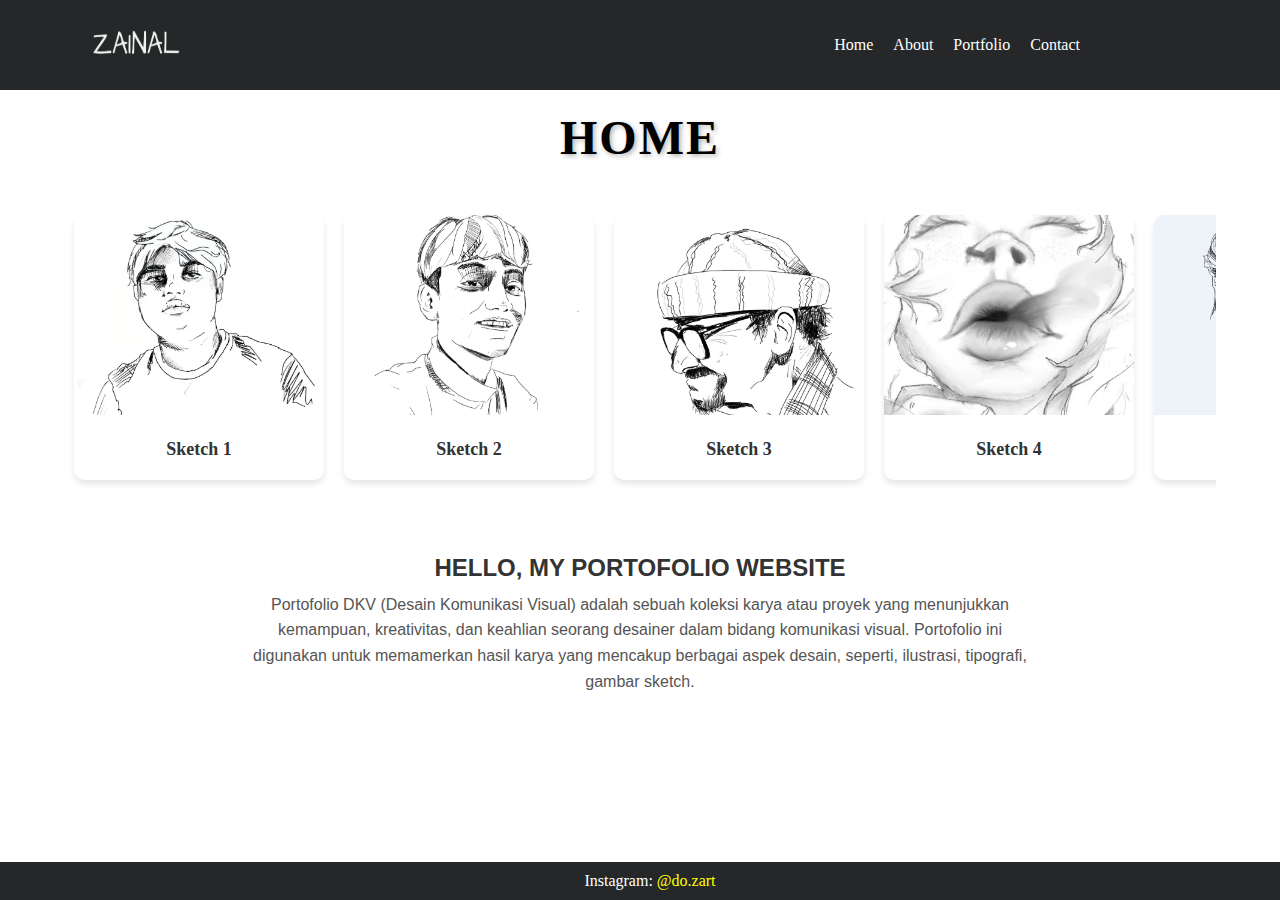
<file: index.html>
<!DOCTYPE html>
<html lang="en">

<head>
    <meta charset="UTF-8">
    <meta name="viewport" content="width=device-width, initial-scale=1.0">
    <title>Zainal | Portfolio</title>
    <link rel="stylesheet" href="styles.css">
    <style>
        body {
            margin: 0;
        }

        h2 {
            text-align: center;
            margin-top: 20px;
            font-family: 'Dancing Script', cursive;
            /* Gunakan font artistik */
            font-size: 3rem;
            /* Ukuran besar dan menonjol */
            color: black;
            /* Warna ungu elegan */
            text-shadow: 2px 2px 5px rgba(0, 0, 0, 0.3);
            /* Tambahkan bayangan */
            letter-spacing: 2px;
            /* Jarak antar huruf */
        }

        .content {
            position: relative;
            width: 90%;
            margin: 20px auto;
            overflow: hidden;
        }

        .slider-wrapper {
            display: flex;
            width: calc(250px * 21);
            /* 6 adalah jumlah kartu */
            animation: scroll 14s linear infinite;
        }

        .slider {
            display: flex;
        }

        @keyframes scroll {
            0% {
                transform: translateX(0);
            }

            100% {
                transform: translateX(-50%);
            }
        }

        .card {
            min-width: 250px;
            margin: 10px;
            background-color: white;
            border-radius: 10px;
            box-shadow: 0 4px 6px rgba(0, 0, 0, 0.1);
            overflow: hidden;
            text-align: center;
        }

        .card img {
            width: 100%;
            height: 200px;
            object-fit: cover;
        }

        .card h3 {
            margin: 10px 0;
            font-size: 18px;
            color: #333;
        }
    </style>
</head>

<body>
    <header class="header">
        <img src="images/logo-zainal.png" alt="Logo Zainal" width="90px" height="30px"
            style="margin-right: auto; margin-left: 90px;">
        <a href="index.html" class="header-text">Home</a>
        <a href="about.html" class="header-text">About</a>
        <a href="gambar.html" class="header-text">Portfolio</a>
        <a href="contact.html" class="header-text" style="margin-right: 200px;">Contact</a>
    </header>

    <h2>HOME</h2>

    <main class="content">
        <div class="slider-wrapper">
            <div class="slider">

            </div>

            <!-- Slider Duplikat -->
            <div class="slider">
                <div class="card">
                    <img src="sketch/1.PNG" alt="Sketch 1">
                    <h3>Sketch 1</h3>
                </div>
                <div class="card">
                    <img src="sketch/2.PNG" alt="Sketch 2">
                    <h3>Sketch 2</h3>
                </div>
                <div class="card">
                    <img src="sketch/3.PNG" alt="Sketch 3">
                    <h3>Sketch 3</h3>
                </div>
                <div class="card">
                    <img src="sketch/4.PNG" alt="Sketch 4">
                    <h3>Sketch 4</h3>
                </div>
                <div class="card">
                    <img src="sketch/5.PNG" alt="Sketch 5">
                    <h3>Sketch 5</h3>
                </div>
                <div class="card">
                    <img src="sketch/6.PNG" alt="Sketch 6">
                    <h3>Sketch 6</h3>
                </div>
                <div class="card">
                    <img src="sketch/7.PNG" alt="Sketch 7">
                    <h3>Sketch 7</h3>
                </div>
                <div class="card">
                    <img src="sketch/8.PNG" alt="Sketch 8">
                    <h3>Sketch 8</h3>
                </div>
                <div class="card">
                    <img src="sketch/9.PNG" alt="Sketch 9">
                    <h3>Sketch 9</h3>
                </div>
                <div class="card">
                    <img src="drawing/1.PNG" alt="Sketch 1">
                    <h3>Drawing 1</h3>
                </div>
                <div class="card">
                    <img src="drawing/2.PNG" alt="Sketch 2">
                    <h3>Drawing 2</h3>
                </div>
                <div class="card">
                    <img src="drawing/3.PNG" alt="Sketch 3">
                    <h3>Drawing 3</h3>
                </div>
                <div class="card">
                    <img src="drawing/4.jpg" alt="Sketch 4">
                    <h3>Typografi 4</h3>
                </div>
                <div class="card">
                    <img src="drawing/5.jpg" alt="Sketch 5">
                    <h3>Typografi 5</h3>
                </div>
                <div class="card">
                    <img src="drawing/6.jpg" alt="Sketch 6">
                    <h3>Nirmana 6</h3>
                </div>
                <div class="card">
                    <img src="drawing/7.jpg" alt="Sketch 7">
                    <h3>Nirmana 7</h3>
                </div>
                <div class="card">
                    <img src="drawing/8.jpg" alt="Sketch 8">
                    <h3>Nirmana 8</h3>
                </div>

            </div>
        </div>
    </main>
    <section style="padding: 20px; text-align: center; font-family: Arial, sans-serif;">
        <h3 style="font-size: 24px; color: #333; margin-bottom: 10px;">HELLO, MY PORTOFOLIO WEBSITE</h3>
        <p style="font-size: 16px; line-height: 1.6; color: #555; max-width: 800px; margin: 0 auto;">
            Portofolio DKV (Desain Komunikasi Visual) adalah sebuah koleksi karya atau proyek yang menunjukkan
            kemampuan, kreativitas, dan keahlian seorang desainer dalam bidang komunikasi visual. Portofolio ini
            digunakan untuk memamerkan hasil karya yang mencakup berbagai aspek desain, seperti, ilustrasi, tipografi,
            gambar sketch.
        </p>
    </section>

    <footer class="footer">
        Instagram: <a href="https://www.instagram.com/do.zarts/" class="footer-text">@do.zart</a>
    </footer>
</body>

</html>
</file>
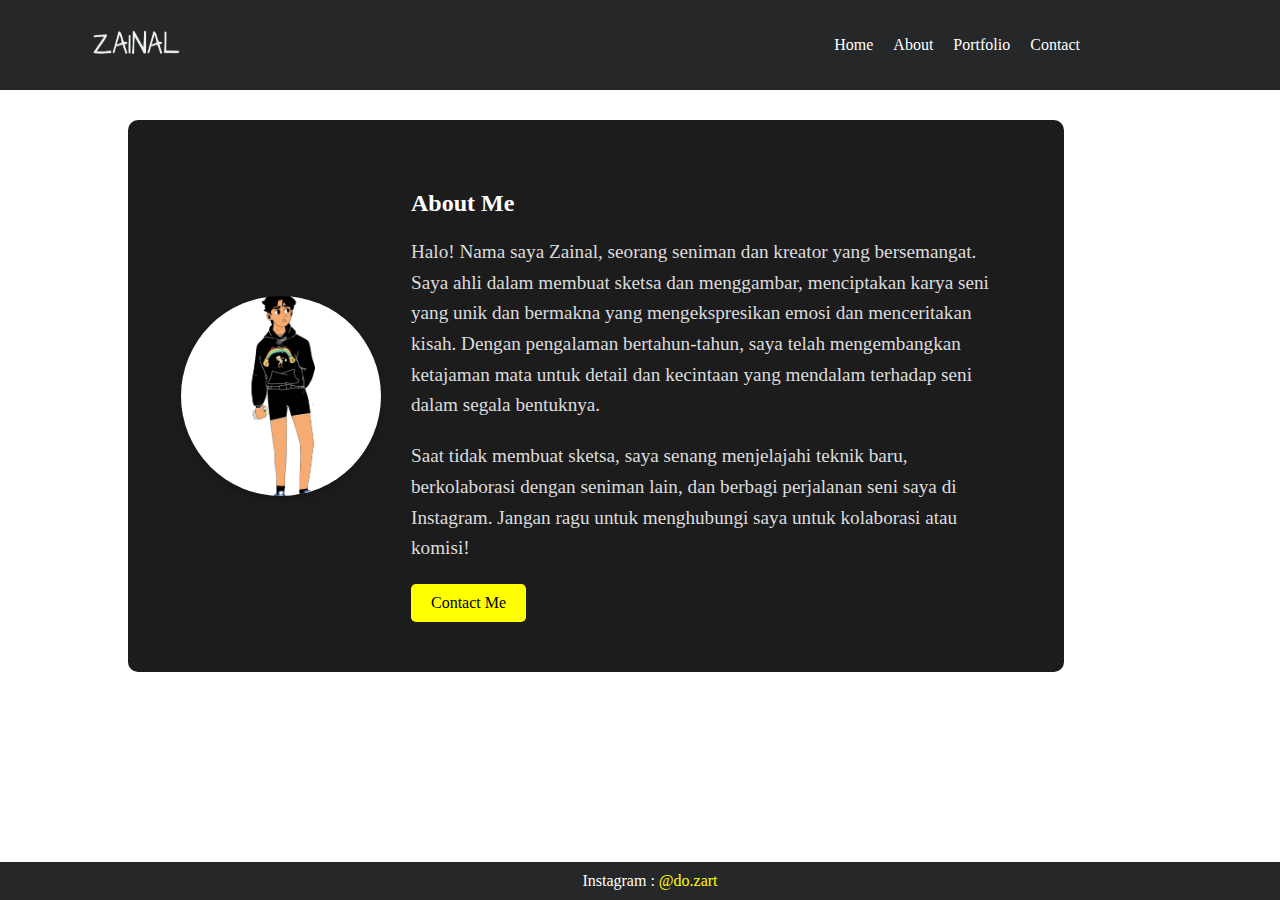
<file: about.html>
<!DOCTYPE html>
<html lang="en">

<head>
    <meta charset="UTF-8">
    <meta name="viewport" content="width=device-width, initial-scale=1.0">
    <title>Zainal | About Me</title>
    <link rel="stylesheet" href="styles.css">
</head>

<body>
    <header class="header">
        <img src="images/logo-zainal.png" alt="Logo Zainal" width="90px" height="30px"
            style="margin-right: auto; margin-left: 90px;">
        <a href="index.html" class="header-text">Home</a>
        <a href="about.html" class="header-text">About</a>
        <a href="gambar.html" class="header-text">Portfolio</a>
        <a href="contact.html" class="header-text" style="margin-right: 200px;">Contact</a>
    </header>

    <main class="about-section">
        <div class="about-wrapper">
            <img src="maskot.jpg" alt="Zainal's Profile Picture" class="about-image">
            <div class="about-content">
                <h2>About Me</h2>
                <p>
                    Halo! Nama saya Zainal, seorang seniman dan kreator yang bersemangat. Saya ahli dalam membuat sketsa
                    dan menggambar, menciptakan karya seni yang unik dan bermakna yang mengekspresikan emosi dan
                    menceritakan kisah. Dengan pengalaman bertahun-tahun, saya telah mengembangkan ketajaman mata untuk
                    detail dan kecintaan yang mendalam terhadap seni dalam segala bentuknya.
                </p>
                <p>
                    Saat tidak membuat sketsa, saya senang menjelajahi teknik baru, berkolaborasi dengan seniman lain,
                    dan berbagi perjalanan seni saya di Instagram. Jangan ragu untuk menghubungi saya untuk kolaborasi
                    atau komisi! </p>
                <a href="contact.html" class="btn-primary">Contact Me</a>
            </div>
        </div>
    </main>

    <footer class="footer">
        Instagram : <a href="https://www.instagram.com/do.zarts/" style="text-decoration: none;"
            class="footer-text">@do.zart</a>
    </footer>
</body>

</html>
</file>
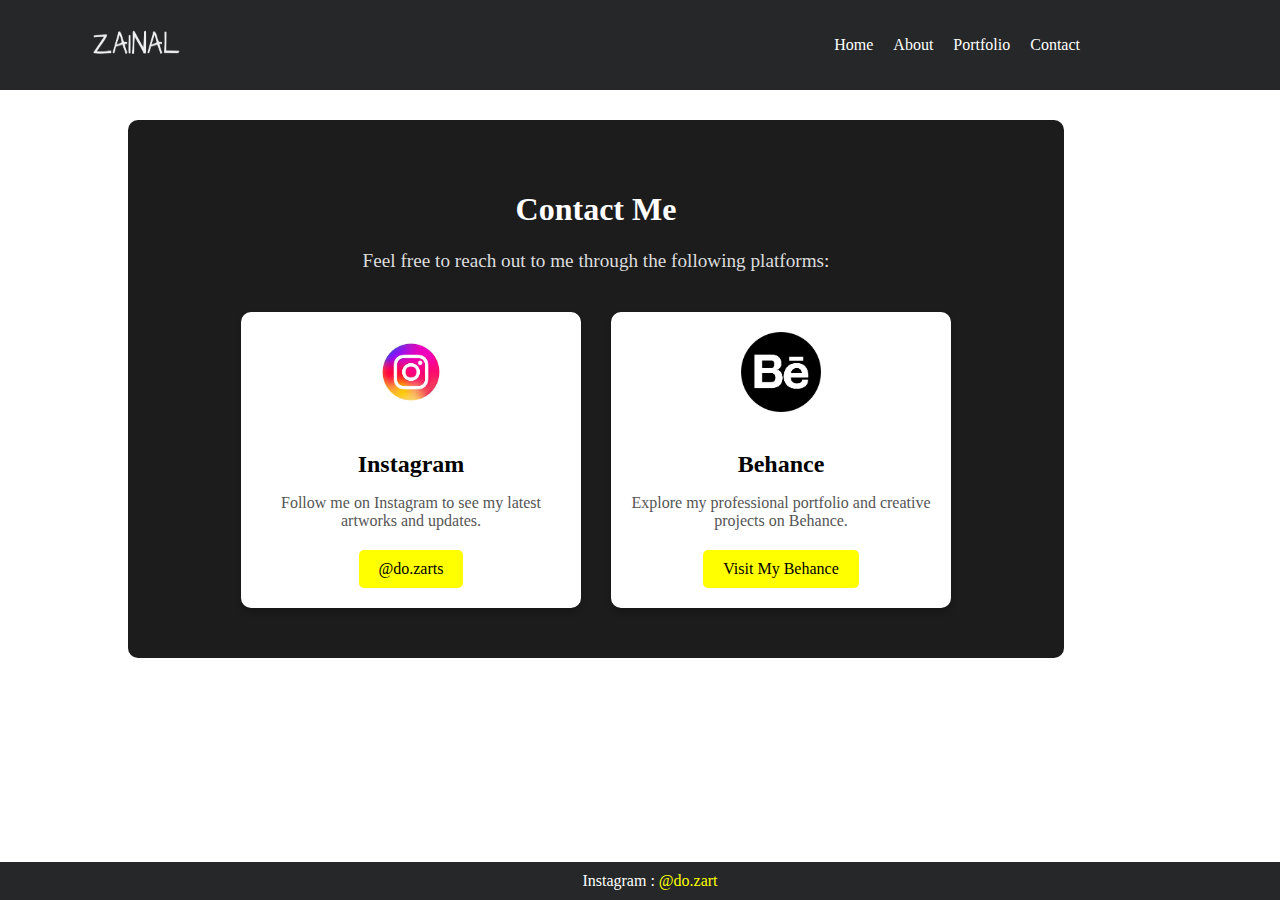
<file: contact.html>
<!DOCTYPE html>
<html lang="en">

<head>
    <meta charset="UTF-8">
    <meta name="viewport" content="width=device-width, initial-scale=1.0">
    <title>Zainal | Contact Me</title>
    <link rel="stylesheet" href="styles.css">
</head>

<body>
    <header class="header">
        <img src="images/logo-zainal.png" alt="Logo Zainal" width="90px" height="30px"
            style="margin-right: auto; margin-left: 90px;">
        <a href="index.html" class="header-text">Home</a>
        <a href="about.html" class="header-text">About</a>
        <a href="gambar.html" class="header-text">Portfolio</a>
        <a href="contact.html" class="header-text" style="margin-right: 200px;">Contact</a>
    </header>

    <main class="contact-section">
        <h1>Contact Me</h1>
        <p class="contact-description">Feel free to reach out to me through the following platforms:</p>

        <div class="contact-cards">
            <div class="contact-card">
                <img src="instagram.jpg" alt="Instagram Logo" class="contact-logo">
                <h2>Instagram</h2>
                <p>Follow me on Instagram to see my latest artworks and updates.</p>
                <a href="https://www.instagram.com/do.zarts/" class="btn-primary" target="_blank">@do.zarts</a>
            </div>

            <div class="contact-card">
                <img src="behance.png" alt="Behance Logo" class="contact-logo">
                <h2>Behance</h2>
                <p>Explore my professional portfolio and creative projects on Behance.</p>
                <a href="https://www.behance.net/zainal9" class="btn-primary" target="_blank">Visit My Behance</a>
            </div>
        </div>
    </main>

    <footer class="footer">
        Instagram : <a href="https://www.instagram.com/do.zarts/" style="text-decoration: none;"
            class="footer-text">@do.zart</a>
    </footer>
</body>

</html>
</file>
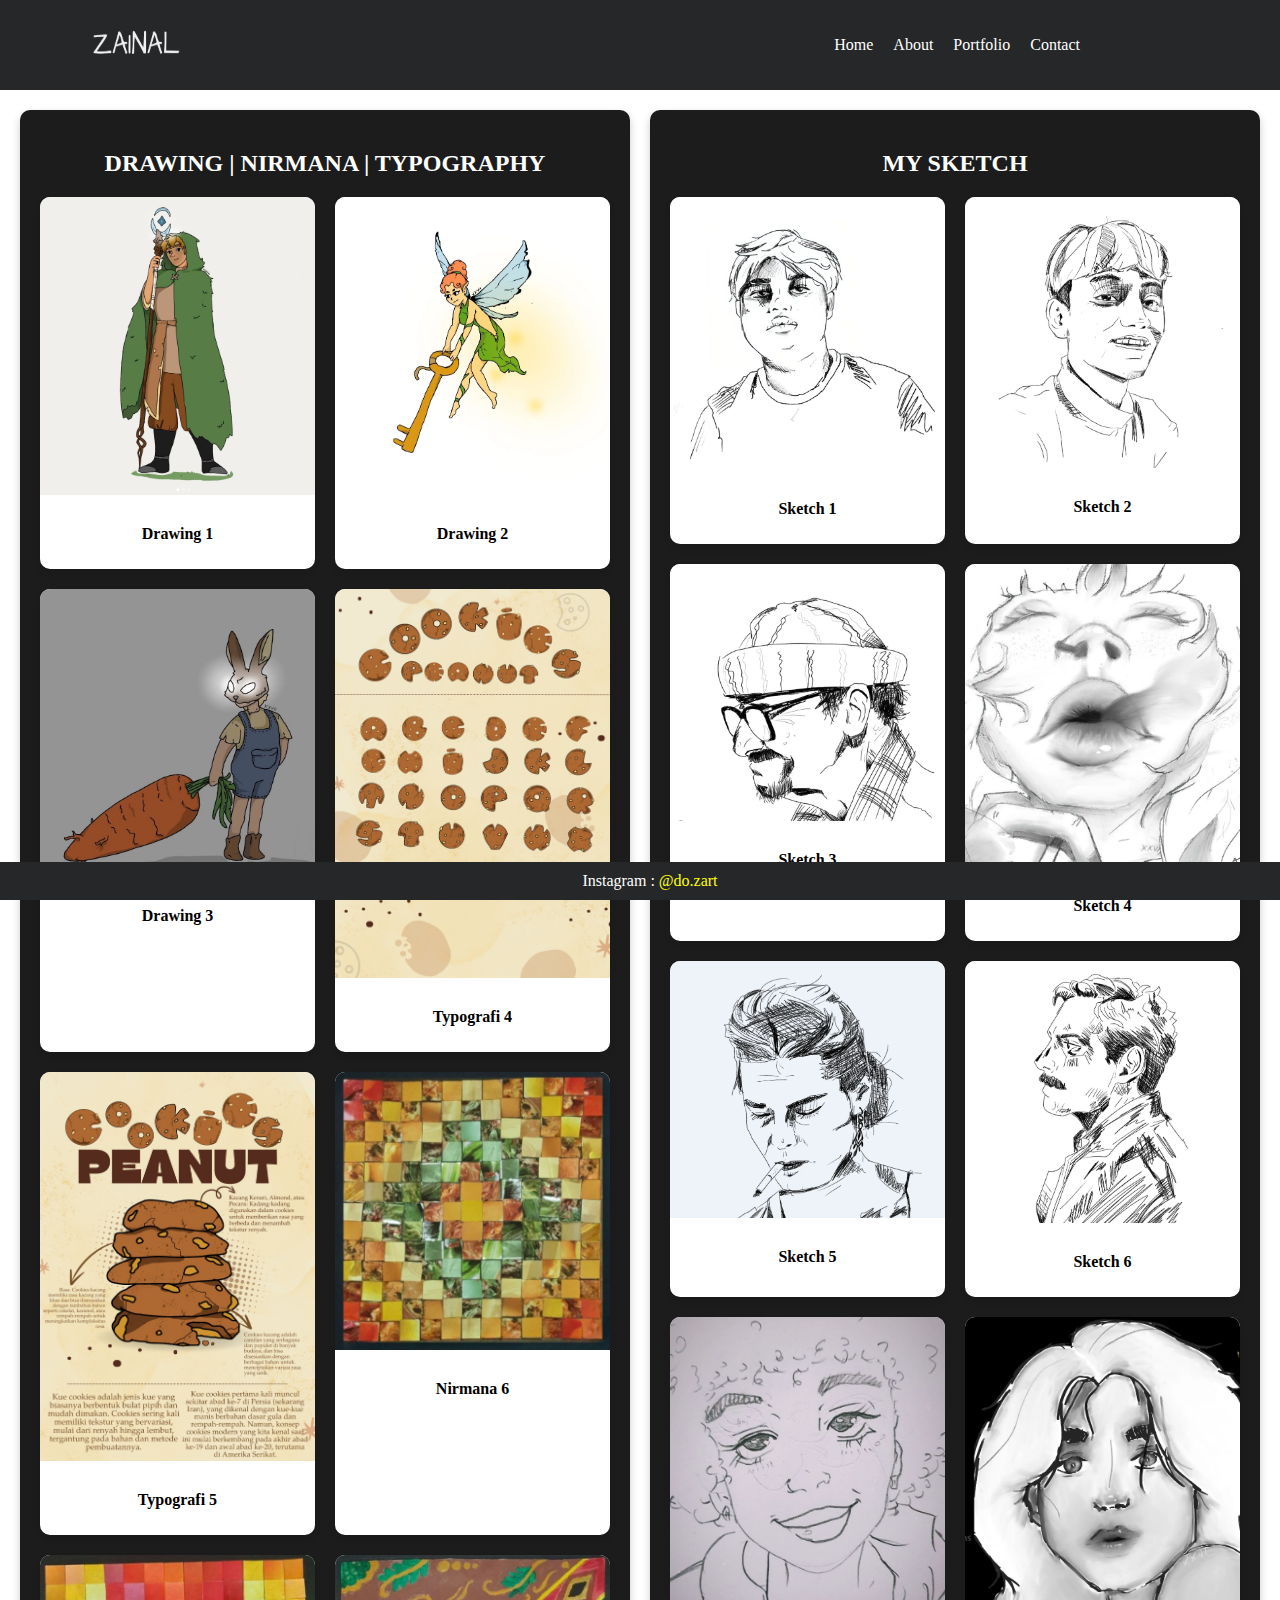
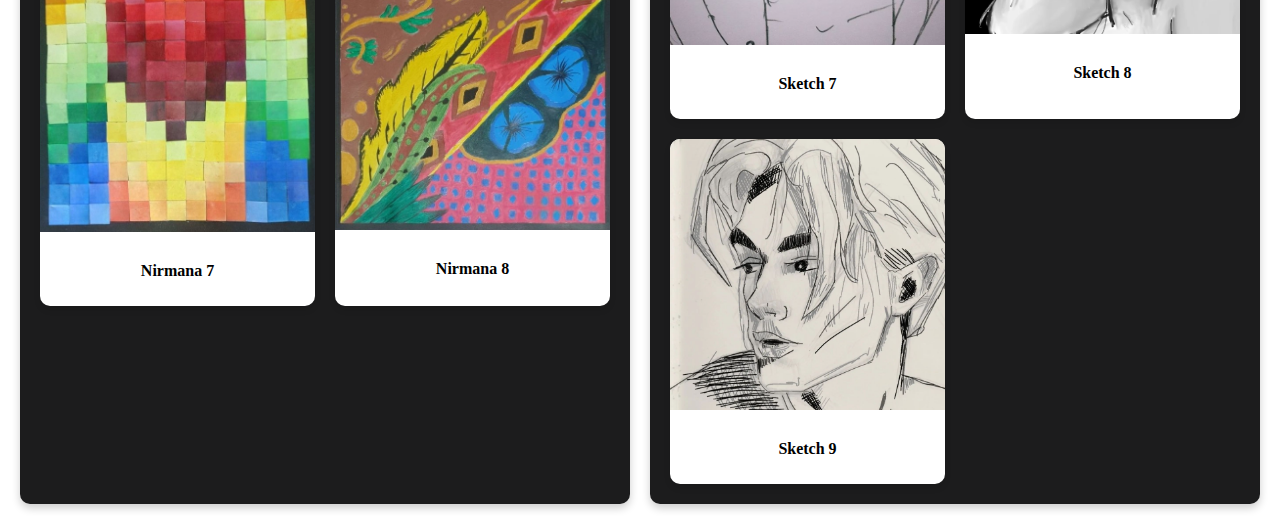
<file: gambar.html>
<!DOCTYPE html>
<html lang="en">

<head>
    <meta charset="UTF-8">
    <meta name="viewport" content="width=device-width, initial-scale=1.0">
    <title>Zainal | Portfolio</title>
    <link rel="stylesheet" href="styles.css">
</head>

<body>
    <header class="header">
        <img src="images/logo-zainal.png" alt="Logo Zainal" width="90px" height="30px"
            style="margin-right: auto; margin-left: 90px;">
        <a href="index.html" class="header-text">Home</a>
        <a href="about.html" class="header-text">About</a>
        <a href="gambar.html" class="header-text">Portfolio</a>
        <a href="contact.html" class="header-text" style="margin-right: 200px;">Contact</a>
    </header>

    <div class="main-wrapper">
        <main class="main-content">
            <section class="section">
                <h2>DRAWING | NIRMANA | TYPOGRAPHY</h2>
                <div class="content">
                    <div class="card">
                        <img src="drawing/1.PNG" alt="Sketch 1">
                        <h3>Drawing 1</h3>
                    </div>
                    <div class="card">
                        <img src="drawing/2.PNG" alt="Sketch 2">
                        <h3>Drawing 2</h3>
                    </div>
                    <div class="card">
                        <img src="drawing/3.PNG" alt="Sketch 3">
                        <h3>Drawing 3</h3>
                    </div>
                    <div class="card">
                        <img src="drawing/4.jpg" alt="Sketch 4">
                        <h3>Typografi 4</h3>
                    </div>
                    <div class="card">
                        <img src="drawing/5.jpg" alt="Sketch 5">
                        <h3>Typografi 5</h3>
                    </div>
                    <div class="card">
                        <img src="drawing/6.jpg" alt="Sketch 6">
                        <h3>Nirmana 6</h3>
                    </div>
                    <div class="card">
                        <img src="drawing/7.jpg" alt="Sketch 7">
                        <h3>Nirmana 7</h3>
                    </div>
                    <div class="card">
                        <img src="drawing/8.jpg" alt="Sketch 8">
                        <h3>Nirmana 8</h3>
                    </div>
                </div>
            </section>
        </main>

        <aside class="aside-content">
            <section class="section">
                <h2>MY SKETCH</h2>
                <div class="content">
                    <div class="card">
                        <img src="sketch/1.PNG" alt="Sketch 1">
                        <h3>Sketch 1</h3>
                    </div>
                    <div class="card">
                        <img src="sketch/2.PNG" alt="Sketch 2">
                        <h3>Sketch 2</h3>
                    </div>
                    <div class="card">
                        <img src="sketch/3.PNG" alt="Sketch 3">
                        <h3>Sketch 3</h3>
                    </div>
                    <div class="card">
                        <img src="sketch/4.PNG" alt="Sketch 4">
                        <h3>Sketch 4</h3>
                    </div>
                    <div class="card">
                        <img src="sketch/5.PNG" alt="Sketch 5">
                        <h3>Sketch 5</h3>
                    </div>
                    <div class="card">
                        <img src="sketch/6.PNG" alt="Sketch 6">
                        <h3>Sketch 6</h3>
                    </div>
                    <div class="card">
                        <img src="sketch/7.PNG" alt="Sketch 7">
                        <h3>Sketch 7</h3>
                    </div>
                    <div class="card">
                        <img src="sketch/8.PNG" alt="Sketch 8">
                        <h3>Sketch 8</h3>
                    </div>
                    <div class="card">
                        <img src="sketch/9.PNG" alt="Sketch 9">
                        <h3>Sketch 9</h3>
                    </div>

                </div>
            </section>
        </aside>
    </div>

    <footer class="footer">
        Instagram : <a href="https://www.instagram.com/do.zarts/" style="text-decoration: none;"
            class="footer-text">@do.zart</a>
    </footer>
</body>

</html>
</file>
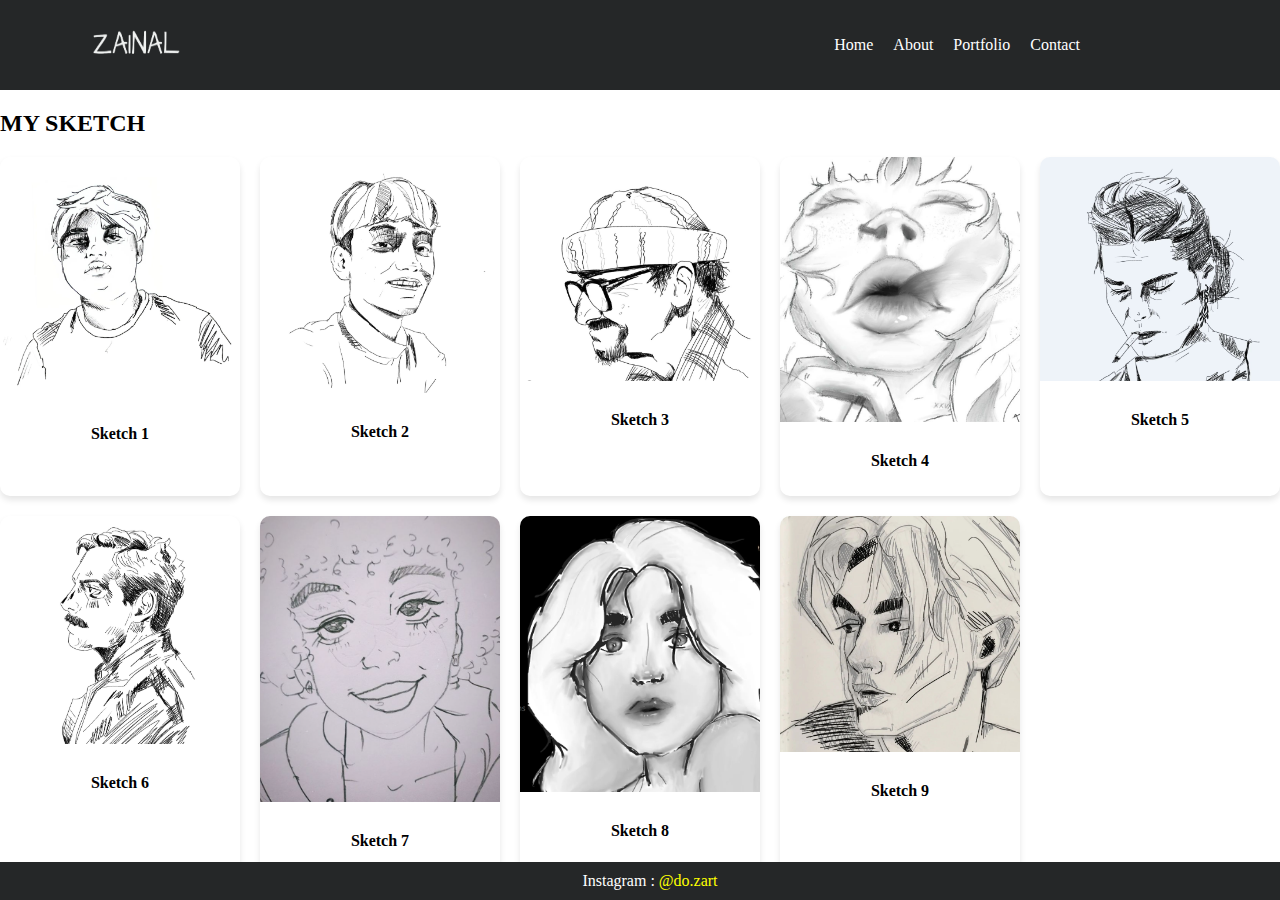
<file: sketch.html>
<!DOCTYPE html>
<html lang="en">

<head>
    <meta charset="UTF-8">
    <meta name="viewport" content="width=device-width, initial-scale=1.0">
    <title>Zainal | Portofolio</title>
    <link rel="stylesheet" href="styles.css">
</head>

<body>
    <header class="header">
        <img src="images/logo-zainal.png" alt="Logo Zainal" width="90px" height="30px"
            style="margin-right: auto; margin-left: 90px;">
        <a href="index.html" class="header-text">Home</a>
        <a href="about.html" class="header-text">About</a>
        <a href="gambar.html" class="header-text">Portfolio</a>
        <a href="contact.html" class="header-text" style="margin-right: 200px;">Contact</a>
    </header>

    <h2>MY SKETCH</h2>

    <main class="content">
        <div class="card">
            <img src="sketch/1.PNG" alt="Sketch 1">
            <h3>Sketch 1</h3>
        </div>
        <div class="card">
            <img src="sketch/2.PNG" alt="Sketch 2">
            <h3>Sketch 2</h3>
        </div>
        <div class="card">
            <img src="sketch/3.PNG" alt="Sketch 3">
            <h3>Sketch 3</h3>
        </div>
        <div class="card">
            <img src="sketch/4.PNG" alt="Sketch 4">
            <h3>Sketch 4</h3>
        </div>
        <div class="card">
            <img src="sketch/5.PNG" alt="Sketch 5">
            <h3>Sketch 5</h3>
        </div>
        <div class="card">
            <img src="sketch/6.PNG" alt="Sketch 6">
            <h3>Sketch 6</h3>
        </div>
        <div class="card">
            <img src="sketch/7.PNG" alt="Sketch 7">
            <h3>Sketch 7</h3>
        </div>
        <div class="card">
            <img src="sketch/8.PNG" alt="Sketch 8">
            <h3>Sketch 8</h3>
        </div>
        <div class="card">
            <img src="sketch/9.PNG" alt="Sketch 9">
            <h3>Sketch 9</h3>
        </div>
    </main>

    <footer class="footer">
        Instagram : <a href="https://www.instagram.com/do.zarts/" style="text-decoration: none;"
            class="footer-text">@do.zart</a>
    </footer>
</body>

</html>
</file>
<file: styles.css>
/* Untuk Debug */
/* * {
    border: 1px solid red !important;
} */

body {
    margin: 0;
    border-color: red;
}

.header {
    width: 100%;
    height: 10vh;
    background-color: rgb(37, 39, 40);
    display: flex;
    align-items: center;
    gap: 20px;
    color: white;
}

@media (max-width: 768px) {
    /* * {
        border: 1px solid red !important;
    } */

    .header {
        width: 100%;
        height: 30vh;
        background-color: rgb(37, 39, 40);
        display: grid;
        grid-template-columns: 0.1fr;
        align-items: center;
        justify-content: center;
        align-content: center;
        color: white;
    }

    .header .logo-zainal {
        margin-right: auto;
        margin-left: 80px;
    }

    .about-section {
        margin-top: 30px;
        padding: 50px 20px;
        background-color: rgb(28, 28, 29);
        color: white;
        width: 80%;
        margin-left: 5%;
        margin-right: 90px;
        border-radius: 10px;
    }

    .contact-section {
        width: 70%;
        margin-left: 5%;
        margin-right: 90px;
        border-radius: 10px;
        text-align: center;
        background-color: rgb(28, 28, 29);
        color: white;
        margin-top: 30px;
    }

}




.header .logo-zainal {
    margin-right: auto;
}

.header-text {
    text-decoration: none;
    color: white;
    font-size: 16px;
    border-radius: 10px;
}

.header-text:hover {
    color: yellow;
}

.main-wrapper {
    display: flex;
    justify-content: space-between;
    gap: 20px;
    padding: 20px;
}

.main-content,
.aside-content {
    flex: 1;
    background-color: rgb(28, 28, 29);
    padding: 20px;
    border-radius: 10px;
    box-shadow: 0px 4px 8px rgba(0, 0, 0, 0.2);
}

.section h2 {
    color: white;
    text-align: center;
    margin-bottom: 20px;
}

.content {
    display: grid;
    grid-template-columns: repeat(auto-fit, minmax(200px, 1fr));
    gap: 20px;
}

.card {
    background-color: white;
    border-radius: 10px;
    text-align: center;
    box-shadow: 0 4px 6px rgba(0, 0, 0, 0.1);
    overflow: hidden;
}

.card img {
    width: 100%;
    height: auto;
}

.card h3 {
    padding: 10px;
    font-size: 1rem;
    color: black;
}

.footer {
    background-color: rgb(37, 39, 40);
    color: white;
    text-align: center;
    padding: 10px;
    position: fixed;
    bottom: 0;
    width: 100%;
}

.footer-text {
    color: yellow;
    text-decoration: none;
}

.footer-text:hover {
    text-decoration: underline;
}

@media (max-width: 768px) {
    .main-wrapper {
        flex-direction: column;
    }
}











.about-section {
    margin-top: 30px;
    padding: 50px 20px;
    background-color: rgb(28, 28, 29);
    color: white;
    width: 70%;
    margin-left: 10%;
    border-radius: 10px;
}

.about-wrapper {
    display: flex;
    align-items: center;
    justify-content: center;
    gap: 30px;
    max-width: 1200px;
    margin: 0 auto;
    flex-wrap: wrap;
}

.about-image {
    border-radius: 50%;
    width: 200px;
    height: 200px;
    object-fit: cover;
    box-shadow: 0 4px 8px rgba(0, 0, 0, 0.2);
}

.about-content {
    flex: 1;
    max-width: 600px;
    text-align: left;
}

.about-content h1 {
    font-size: 2.5rem;
    margin-bottom: 20px;
    color: yellow;
}

.about-content p {
    font-size: 1.2rem;
    line-height: 1.6;
    margin-bottom: 20px;
    color: #ddd;
}

.btn-primary {
    display: inline-block;
    padding: 10px 20px;
    background-color: yellow;
    color: black;
    font-size: 1rem;
    border-radius: 5px;
    text-decoration: none;
    transition: background-color 0.3s ease;
}

.btn-primary:hover {
    background-color: orange;
}

@media (max-width: 768px) {
    .about-wrapper {
        flex-direction: column;
        text-align: center;
    }

    .about-content {
        max-width: 100%;
    }
}

















.contact-section {
    width: 70%;
    margin-left: 10%;
    border-radius: 10px;
    padding: 50px 20px;
    text-align: center;
    background-color: rgb(28, 28, 29);
    color: white;
    margin-top: 30px;
}

.contact-description {
    font-size: 1.2rem;
    margin-bottom: 40px;
    color: #ddd;
}

.contact-cards {
    display: flex;
    justify-content: center;
    gap: 30px;
    flex-wrap: wrap;
}

.contact-card {
    background-color: white;
    border-radius: 10px;
    text-align: center;
    padding: 20px;
    max-width: 300px;
    box-shadow: 0 4px 6px rgba(0, 0, 0, 0.2);
    transition: transform 0.3s ease, box-shadow 0.3s ease;
}

.contact-card:hover {
    transform: translateY(-5px);
    box-shadow: 0 8px 12px rgba(0, 0, 0, 0.3);
}

.contact-logo {
    width: 80px;
    height: 80px;
    margin-bottom: 15px;
}

.contact-card h2 {
    font-size: 1.5rem;
    color: black;
    margin-bottom: 10px;
}

.contact-card p {
    font-size: 1rem;
    color: #555;
    margin-bottom: 20px;
}

.btn-primary {
    display: inline-block;
    padding: 10px 20px;
    background-color: yellow;
    color: black;
    font-size: 1rem;
    border-radius: 5px;
    text-decoration: none;
    transition: background-color 0.3s ease;
}

.btn-primary:hover {
    background-color: orange;
}

@media (max-width: 768px) {
    .contact-cards {
        flex-direction: column;
        align-items: center;
    }
}
</file>
